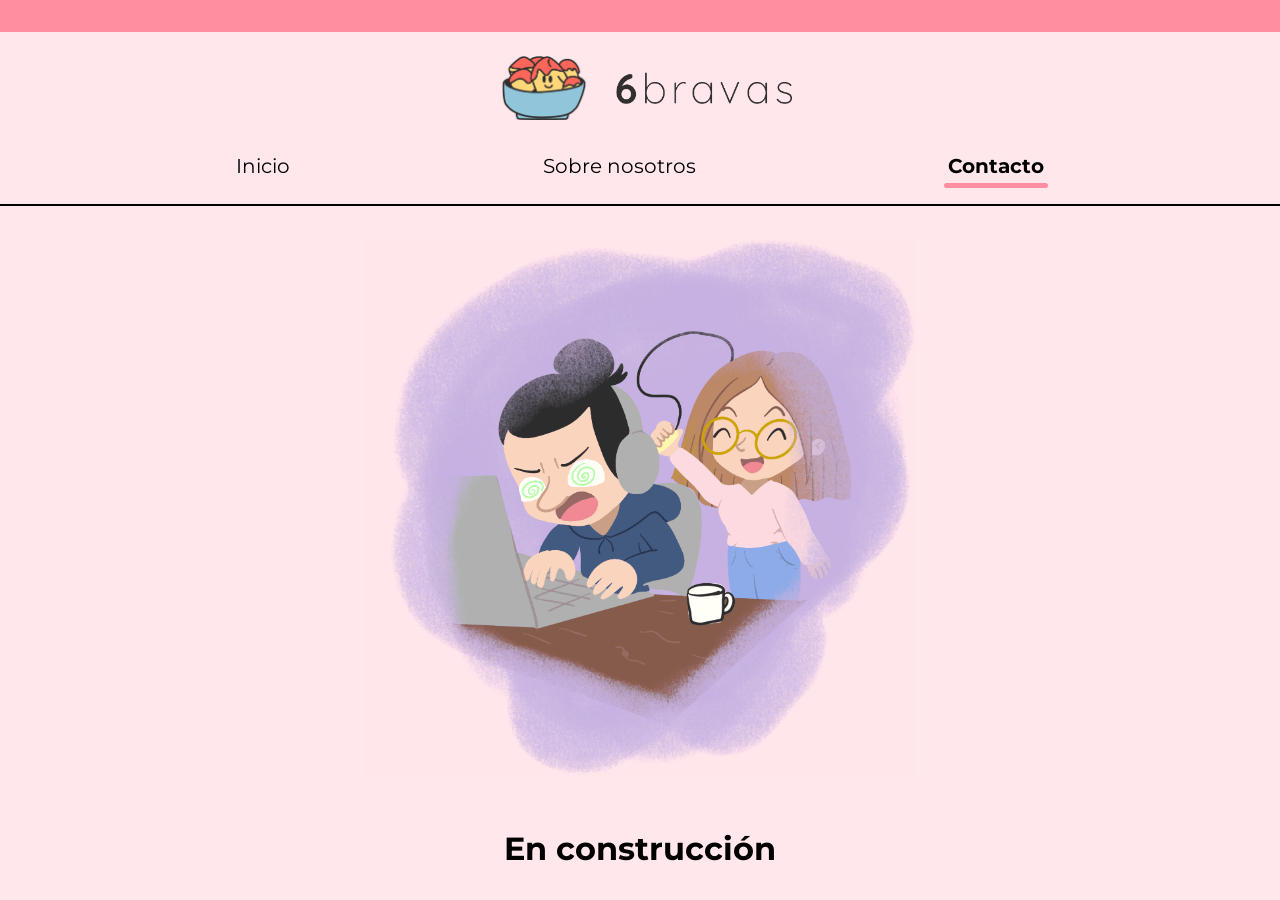
<file: contacto.html>
<!DOCTYPE html>
<html lang="es">
<head>
    <meta charset="UTF-8">
    <meta name="viewport" content="width=device-width, initial-scale=1.0">
    <title>Contacto | seisbravas</title>
    <meta name="description" content="Con tacto o sin él, contáctanos" >
    <link rel="icon" type="image/png" href="images/favicon.png" >
    <link rel="stylesheet" href="style/pages/contacto.css">
</head>
<body>
    <nav>
        <div class="navbar_top-separator"></div>

        <div class="navbar_logo-and-letters-container">
            <img src="images/logo.png" alt="logo" class="navbar_logo-and-letters-container_logo" />
            <img src="images/letters.png" alt="6bravas" class="navbar_logo-and-letters-container_letters" />
        </div>

        <div class="navbar_items_container">
            <a href="/inicio.html" class="navbar_item">Inicio</a>
            <a href="/nosotros.html" class="navbar_item">Sobre nosotros</a>
            <a href="/contacto.html" class="navbar_item navbar_selected_item">Contacto</a>
        </div>
    </nav>

    <img src="images/wip.gif" class="work-in-progress-image" alt="dueña de seisbravas apresurando a un programador" />
    <h1 class="work-in-progress-text">En construcción</h1>
</body>
</html>
</file>
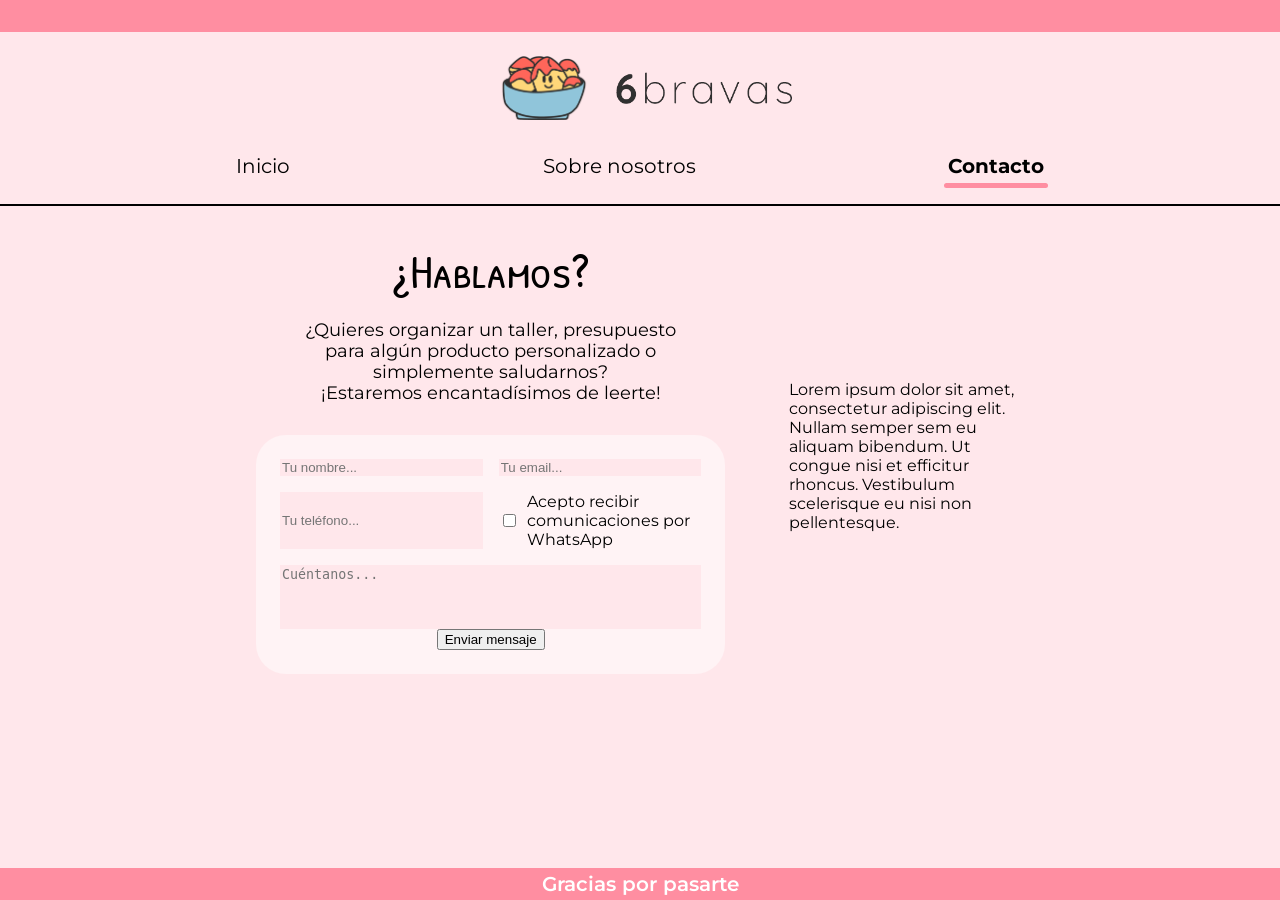
<file: contacto2.html>
<!DOCTYPE html>
<html lang="es">
<head>
    <meta charset="UTF-8">
    <meta name="viewport" content="width=device-width, initial-scale=1.0">
    <title>Contacto | seisbravas</title>
    <meta name="description" content="Con tacto o sin él, contáctanos" >
    <link rel="icon" type="image/png" href="images/favicon.png" >
    <link rel="stylesheet" href="style/pages/contacto2.css">
</head>
<body>
    <nav>
        <div class="navbar_top-separator"></div>

        <div class="navbar_logo-and-letters-container">
            <img src="images/logo.png" alt="logo" class="navbar_logo-and-letters-container_logo" />
            <img src="images/letters.png" alt="6bravas" class="navbar_logo-and-letters-container_letters" />
        </div>

        <div class="navbar_items_container">
            <a href="/inicio.html" class="navbar_item">Inicio</a>
            <a href="/nosotros.html" class="navbar_item">Sobre nosotros</a>
            <a href="/contacto.html" class="navbar_item navbar_selected_item">Contacto</a>
        </div>
    </nav>

    <main>
        <div class="contact">
            <div class="lets-talk">
                <div class="lets-talk_prompt">
                    <h2 class="lets-talk_prompt_title">¿Hablamos?</h2>
                    <div class="lets-talk_prompt_text">
                        <p>¿Quieres organizar un taller, presupuesto para algún producto personalizado o simplemente saludarnos?</p>
                        <p>¡Estaremos encantadísimos de leerte!</p>
                    </div>
                </div>

                <form id="lets-talk_form" class="lets-talk_form">
                    <div class="lets-talk_form_fields">
                        <input class="lets-talk_form_fields_name-input" type="text" placeholder="Tu nombre..." name="name" aria-label="Nombre" required />
                        <input class="lets-talk_form_fields_email-input" type="email" placeholder="Tu email..." name="email" aria-label="Correo" required />
                        <input class="lets-talk_form_fields_phone-input" type="tel" placeholder="Tu teléfono..." name="phone" aria-label="Teléfono" required />
                        <div class="lets-talk_form_fields_agree-whatsapp-container">
                            <input type="checkbox" id="agree-whatsapp-communications-checkbox" name="agreesToWhatsApp" />
                            <label for="agree-whatsapp-communications-checkbox">Acepto recibir comunicaciones por WhatsApp</label>
                        </div>
                        <textarea class="lets-talk_form_fields_message-textarea" placeholder="Cuéntanos..." rows="4" name="message" aria-label="Mensaje" required></textarea>
                    </div>
                    <button type="submit" class="lets-talk_form_submit-button">Enviar mensaje</button>
                </form>
            </div>

            <div class="also-here">
                Lorem ipsum dolor sit amet, consectetur adipiscing elit. Nullam semper sem eu aliquam bibendum. Ut congue nisi et efficitur rhoncus. Vestibulum scelerisque eu nisi non pellentesque.
            </div>
        </div>
    </main>

    <footer>
        Gracias por pasarte
    </footer>

    <script src="js/form.js"></script>
</body>
</html>
</file>
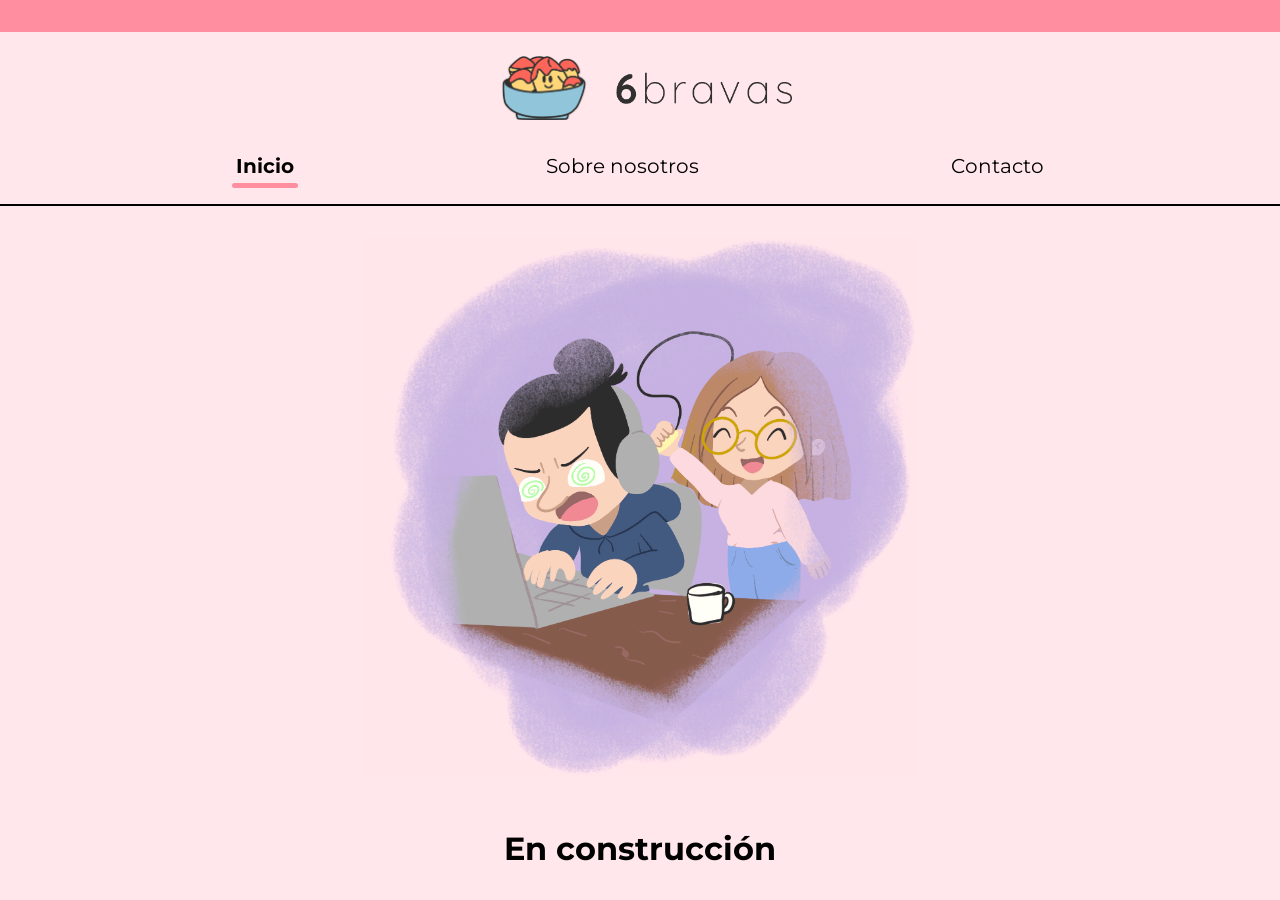
<file: inicio.html>
<!DOCTYPE html>
<html lang="es">
<head>
    <meta charset="UTF-8">
    <meta name="viewport" content="width=device-width, initial-scale=1.0">
    <title>Inicio | seisbravas</title>
    <meta name="description" content="Cierra la puerta, ven y siéntate cerca, que tus velas me cuentan que se necesitan renovar" >
    <link rel="icon" type="image/png" href="images/favicon.png" >
    <link rel="stylesheet" href="style/pages/inicio.css">
</head>
<body>
    <nav>
        <div class="navbar_top-separator"></div>

        <div class="navbar_logo-and-letters-container">
            <img src="images/logo.png" alt="logo" class="navbar_logo-and-letters-container_logo" />
            <img src="images/letters.png" alt="6bravas" class="navbar_logo-and-letters-container_letters" />
        </div>

        <div class="navbar_items_container">
            <a href="/inicio.html" class="navbar_item navbar_selected_item">Inicio</a>
            <a href="/nosotros.html" class="navbar_item">Sobre nosotros</a>
            <a href="/contacto.html" class="navbar_item">Contacto</a>
        </div>
    </nav>

    <img src="images/wip.gif" class="work-in-progress-image" alt="dueña de seisbravas apresurando a un programador" />
    <h1 class="work-in-progress-text">En construcción</h1>
</body>
</html>
</file>
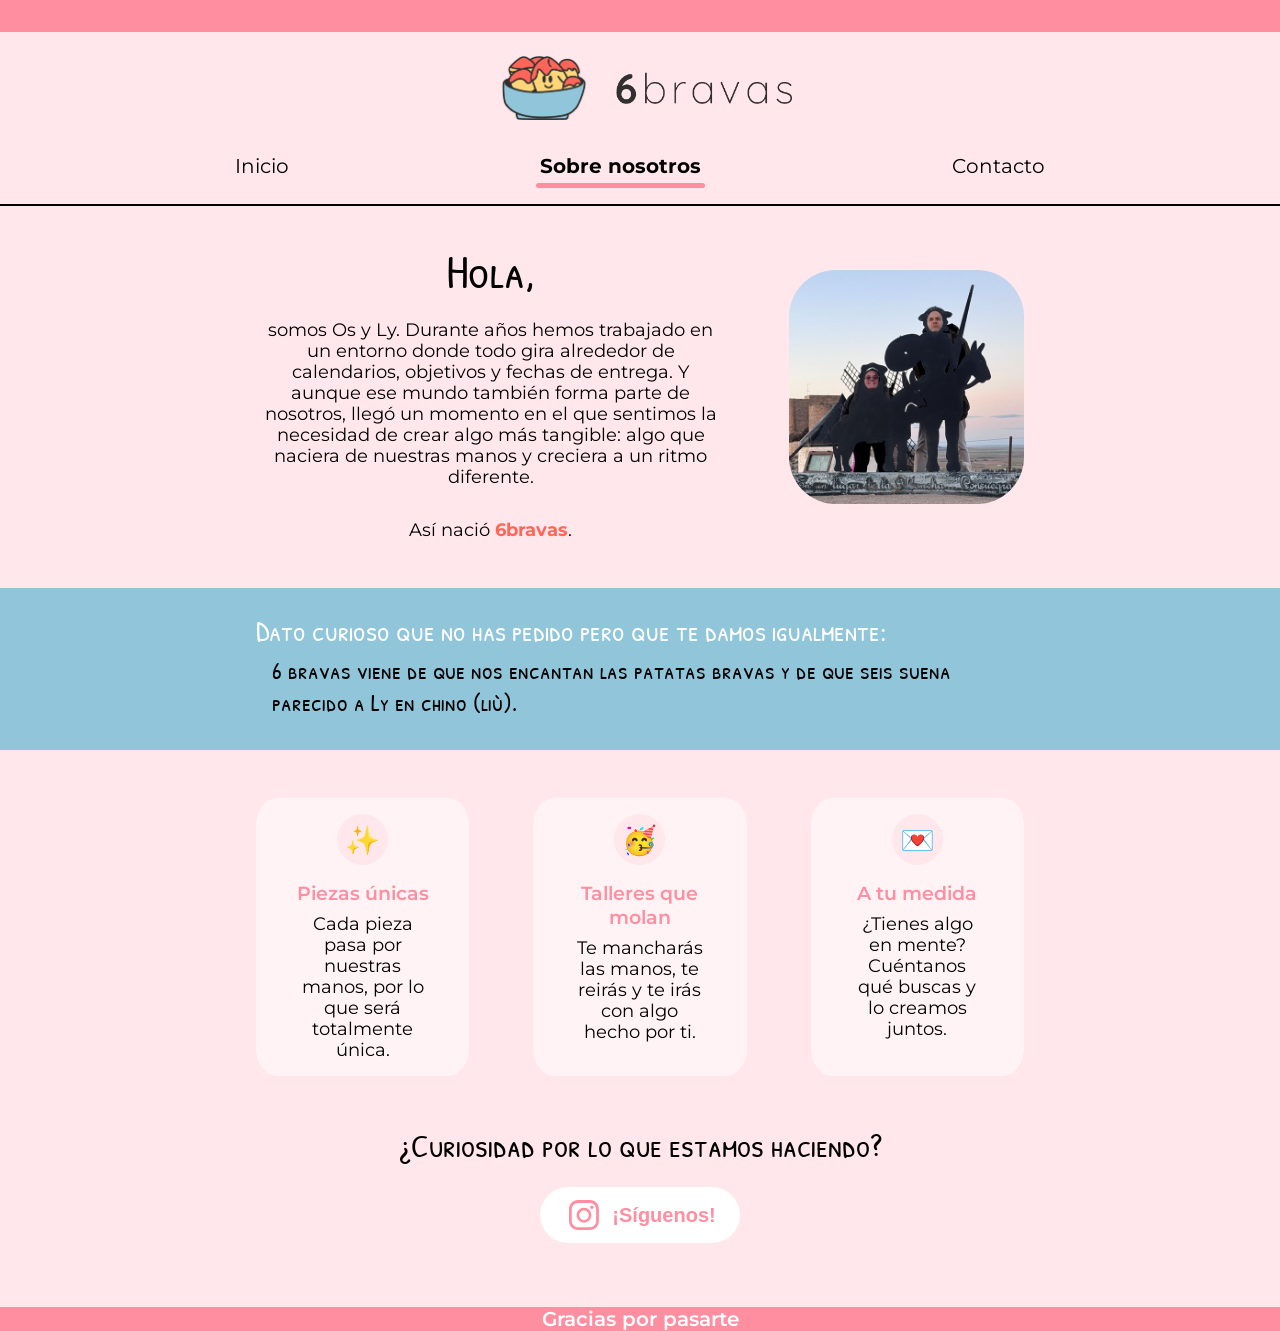
<file: nosotros.html>
<!DOCTYPE html>
<html lang="es">
<head>
    <meta charset="UTF-8">
    <meta name="viewport" content="width=device-width, initial-scale=1.0">
    <title>Sobre nosotros | seisbravas</title>
    <meta name="description" content="Una diseñadora y un programador cada día más cerca de dimitir" >
    <link rel="icon" type="image/png" href="images/favicon.png" >
    <link rel="stylesheet" href="style/pages/nosotros.css">
</head>
<body>
    <nav>
        <div class="navbar_top-separator"></div>

        <div class="navbar_logo-and-letters-container">
            <img src="images/logo.png" alt="logo" class="navbar_logo-and-letters-container_logo" />
            <img src="images/letters.png" alt="6bravas" class="navbar_logo-and-letters-container_letters" />
        </div>

        <div class="navbar_items_container">
            <a href="/inicio.html" class="navbar_item">Inicio</a>
            <a href="/nosotros.html" class="navbar_item navbar_selected_item">Sobre nosotros</a>
            <a href="/contacto.html" class="navbar_item">Contacto</a>
        </div>
    </nav>

    <main>
        <div class="introduction">
            <div class="introduction_text">
                <div class="introduction_text_greeting">Hola,</div>
                <div class="introduction_text_body">somos Os y Ly. Durante años hemos trabajado en un entorno donde todo gira alrededor de calendarios, objetivos y fechas de entrega. Y aunque ese mundo también forma parte de nosotros, llegó un momento en el que sentimos la necesidad de crear algo más tangible: algo que naciera de nuestras manos y creciera a un ritmo diferente.</div>
                <div class="introduction_text_conclusion">Así nació <span class="introduction_text_conclusion_brand_remark">6bravas</span>.</div>
            </div>
            <div class="introduction_image_container">
                <img class="introduction_image_container_image" src="images/about-us.webp" alt="os y ly camuflados como don quijote y sancho panza" />
            </div>
        </div>

        <div class="unsolicited-fact">
            <div class="unsolicited-fact_content">
                <div class="unsolicited-fact_content_title">Dato curioso que no has pedido pero que te damos igualmente:</div>
                <div class="unsolicited-fact_content_fact">6 bravas viene de que nos encantan las patatas bravas y de que seis suena parecido a Ly en chino (liù).</div>
            </div>    
        </div>

        <div class="our-deal">
            <div class="our-deal_deal-container">
                <div class="our-deal_deal-container_emoji" role="img" aria-label="emoji de estrellitas">✨</div>
                <div class="our-deal_deal-container_title">Piezas únicas</div>
                <div class="our-deal_deal-container_text">Cada pieza pasa por nuestras manos, por lo que será totalmente única.</div>
            </div>

            <div class="our-deal_deal-container">
                <div class="our-deal_deal-container_emoji" role="img" aria-label="emoji de fiesta">🥳</div>
                <div class="our-deal_deal-container_title">Talleres que molan</div>
                <div class="our-deal_deal-container_text">Te mancharás las manos, te reirás y te irás con algo hecho por ti.</div>
            </div>

            <div class="our-deal_deal-container">
                <div class="our-deal_deal-container_emoji" role="img" aria-label="emoji de carta">💌</div>
                <div class="our-deal_deal-container_title">A tu medida</div>
                <div class="our-deal_deal-container_text">¿Tienes algo en mente? Cuéntanos qué buscas y lo creamos juntos.</div>
            </div>
        </div>

        <div class="follow-us">
            <div class="follow-us_text">¿Curiosidad por lo que estamos haciendo?</div>
            <button class="follow-us_button" id="follow-us_button">
                <img class="follow-us_button_image" src="images/instagram-icon-pink.svg" alt="icono de instagram" loading="lazy" />
                <span class="follow-us_button_text">¡Síguenos!</span>
            </button>
        </div>
    </main>

    <footer>
        Gracias por pasarte
    </footer>

    <script>
        const INSTAGRAM_URL = "https://www.instagram.com/seisbravas";

        const followUsButton = document.getElementById("follow-us_button");

        followUsButton.addEventListener("click", () => {
            window.open(INSTAGRAM_URL, "_blank");
        });
    </script>
</body>
</html>
</file>
<file: style/pages/contacto.css>
@import "shared.css";
@import "../components/navbar.css";
@import "../components/wip.css";
</file>
<file: style/pages/contacto2.css>
@import "shared.css";
@import "../components/navbar.css";
@import "../components/footer.css";

/* --- Common for mobile and desktop --- */

.contact {
    display: flex;
    align-items: center;
}

.lets-talk {
    display: flex;
    flex-direction: column;
    gap: 2rem;
}

.lets-talk_prompt {
    text-align: center;
    display: flex;
    flex-direction: column;
    gap: 1rem;
}

.lets-talk_prompt_title {
    font-family: var(--secondary-font-family), var(--fallback-font-family);
    font-size: 3rem;
    font-weight: normal;
    margin: 0;
}

.lets-talk_prompt_text > * {
    font-size: 1.1rem;
    margin: 0;
}

.lets-talk_form {
    display: flex;
    flex-direction: column;

    background-color: var(--custom-white);
    padding: 1.5rem;
}

.lets-talk_form_fields {
    display: grid;
    gap: 1rem;
}

.lets-talk_form_fields > input,
.lets-talk_form_fields > textarea {
    background-color: var(--background-color);
    border: none;
}

.lets-talk_form_fields_agree-whatsapp-container {
    display: flex;
    flex-direction: row;
    gap: 0.5rem;
}

.lets-talk_form_fields_message-textarea {
    resize: none;
}

.lets-talk_form_submit-button {
    align-self: center;
}

/* --- Applies to mobile screens (base scenario) --- */

.contact {
    flex-direction: column;
    gap: var(--gap-between-elements);
}

.lets-talk_prompt {
    margin: 0 2rem;
}

.lets-talk_form_fields {
    grid-template-columns: 1fr;
}

.lets-talk_form_fields_name-input {
    grid-column: 1;
    grid-row: 1;
}

.lets-talk_form_fields_email-input {
    grid-column: 1;
    grid-row: 2;
}

.lets-talk_form_fields_phone-input {
    grid-column: 1;
    grid-row: 3;
}

.lets-talk_form_fields_agree-whatsapp-container {
    grid-column: 1;
    grid-row: 5;
}

.lets-talk_form_fields_message-textarea {
    grid-column: 1;
    grid-row: 4;
}

/* --- Applies to desktop screens --- */

@media (min-width: 768px) {
    .contact {
        flex-direction: row;
        gap: 4rem;
        max-width: 60%;
        margin: 0 auto;
    }

    .lets-talk {
        flex: 2;
    }

    .lets-talk_form {
        border-radius: 30px;
    }

    .lets-talk_form_fields {
        grid-template-columns: 1fr 1fr;
    }

    .lets-talk_form_fields_name-input {
        grid-row: 1;
        grid-column: 1;
    }

    .lets-talk_form_fields_email-input {
        grid-row: 1;
        grid-column: 2;
    }

    .lets-talk_form_fields_phone-input {
        grid-row: 2;
        grid-column: 1;
    }

    .lets-talk_form_fields_agree-whatsapp-container {
        grid-row: 2;
        grid-column: 2;
    }

    .lets-talk_form_fields_message-textarea {
        grid-row: 3;
        grid-column: 1 / -1;
    }

    .also-here {
        flex: 1;
    }
}

/* --- Applies to big desktop screens --- */

@media (min-width: 2560px) {
    .contact {
        max-width: 40%;
    }
}
</file>
<file: style/pages/inicio.css>
@import "shared.css";
@import "../components/navbar.css";
@import "../components/wip.css";
</file>
<file: style/pages/nosotros.css>
@import "shared.css";
@import "../components/navbar.css";
@import "../components/footer.css";

/* --- Common for mobile and desktop --- */

main {
    display: flex;
    flex-direction: column;
    align-items: center;
    gap: var(--gap-between-elements);
}

.introduction {    
    display: flex;
}

.introduction_text {
    text-align: center;
    font-size: 1.1rem;

    display: flex;
    flex-direction: column;
    gap: 1rem;
}

.introduction_text_greeting {
    font-family: var(--secondary-font-family), var(--fallback-font-family);
    font-size: 3rem;
}

.introduction_text_conclusion {
    margin-top: 1rem;
}

.introduction_text_conclusion_brand_remark {
    color: var(--accent-color);
    font-weight: bold;
}

.introduction_image_container_image {
    max-width: 100%;
    border-radius: 20%;
}

.unsolicited-fact {
    background-color: var(--secondary-color);
    width: 100%;

    display: flex;
    flex-direction: column;
    align-items: center;
}

.unsolicited-fact_content {
    font-family: var(--secondary-font-family), var(--fallback-font-family);
    display: flex;
    flex-direction: column;
    gap: 0.25rem;
    padding: 1.5rem 1.5rem 2rem;
}

.unsolicited-fact_content_title {
    font-size: 1.75rem;
    color: white;
}

.unsolicited-fact_content_fact {
    font-size: 1.5rem;
    margin-left: 1rem;
}

.our-deal {
    display: flex;
}

.our-deal_deal-container {
    flex: 1;

    display: flex;
    flex-direction: column;
    align-items: center;
    gap: 0.5rem;
    text-align: center;

    background-color: var(--custom-white);
    padding: 1rem;
    border-radius: 10%;
}

.our-deal_deal-container_emoji {
    font-size: 1.75rem;
    background-color: var(--background-color);
    border-radius: 100%;
    padding: 0.5rem;
    margin-bottom: 0.5rem;

    /* Force the background to be a circle and center the emoji */
    height: fit-content;
    aspect-ratio: 1 / 1;
    display: flex;
    justify-content: center;
    align-items: center;
}

.our-deal_deal-container_title {
    color: var(--main-color);
    font-size: 1.2rem;
    font-weight: var(--semibold);
}

.our-deal_deal-container_text {
    font-size: 1.1rem;
}

.follow-us {
    display: flex;
    flex-direction: column;
    gap: 1.25rem;
    align-items: center;
}

.follow-us_text {
    text-align: center;
    font-family: var(--secondary-font-family), var(--fallback-font-family);
    font-size: 2rem;
}

.follow-us_button {
    display: flex;
    flex-direction: row;
    align-items: center;
    gap: 0.5rem;

    border: none;
    border-radius: 30px;
    padding: 0.5rem 1.5rem;

    background-color: white;
    cursor: pointer;
}

.follow-us_button_image {
    height: 2.5rem;
}

.follow-us_button_text {
    color: var(--main-color);
    font-size: 1.25rem;
    font-weight: var(--semibold);
}

/* --- Applies to mobile screens (base scenario) --- */

main > :not(.unsolicited-fact) {
    margin-right: 2rem;
    margin-left: 2rem;
}

.introduction {
    flex-direction: column;
    gap: var(--gap-between-elements);
}

.our-deal {
    flex-direction: column;
    gap: 2rem;
}

/* --- Applies to desktop screens --- */

@media (min-width: 768px) {
    main > :not(.unsolicited-fact) {
        margin-right: 0;
        margin-left: 0;
    }

    .introduction, .unsolicited-fact_content, .our-deal {
        max-width: 60%;
    }

    .introduction {
        margin: 0 auto;

        flex-direction: row;        
        align-items: center;
        gap: 4rem;
    }

    .introduction_text {
        flex: 2;
    }

    .introduction_image_container {
        flex: 1;
    }

    .our-deal {
        flex-direction: row;
        gap: 4rem;
    }

    .our-deal_deal-container_text {
        max-width: 70%;
    }
}

/* --- Applies to big desktop screens --- */

@media (min-width: 2560px) {
    .introduction, .unsolicited-fact_content, .our-deal {
        max-width: 40%;
    }
}
</file>
